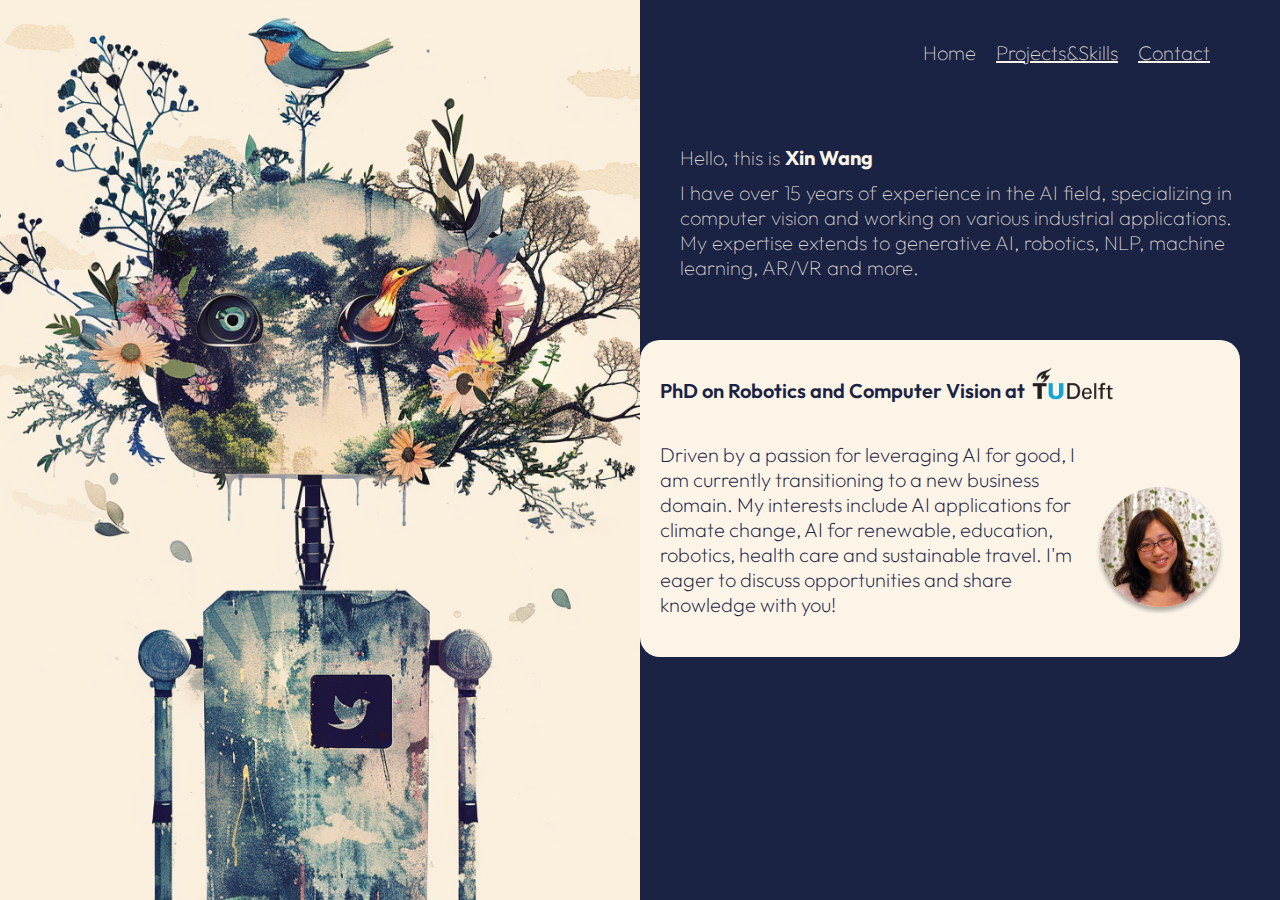
<file: index.html>
﻿<!DOCTYPE html>
<html lang="en">
<head>
    <meta charset="UTF-8">
    <meta name="viewport" content="width=device-width, initial-scale=1.0">
    <title>Responsive Design</title>
    <script src="loader.js" defer></script>
</head>
<body>
    <p>Loading...</p>
</body>
</html>
</file>
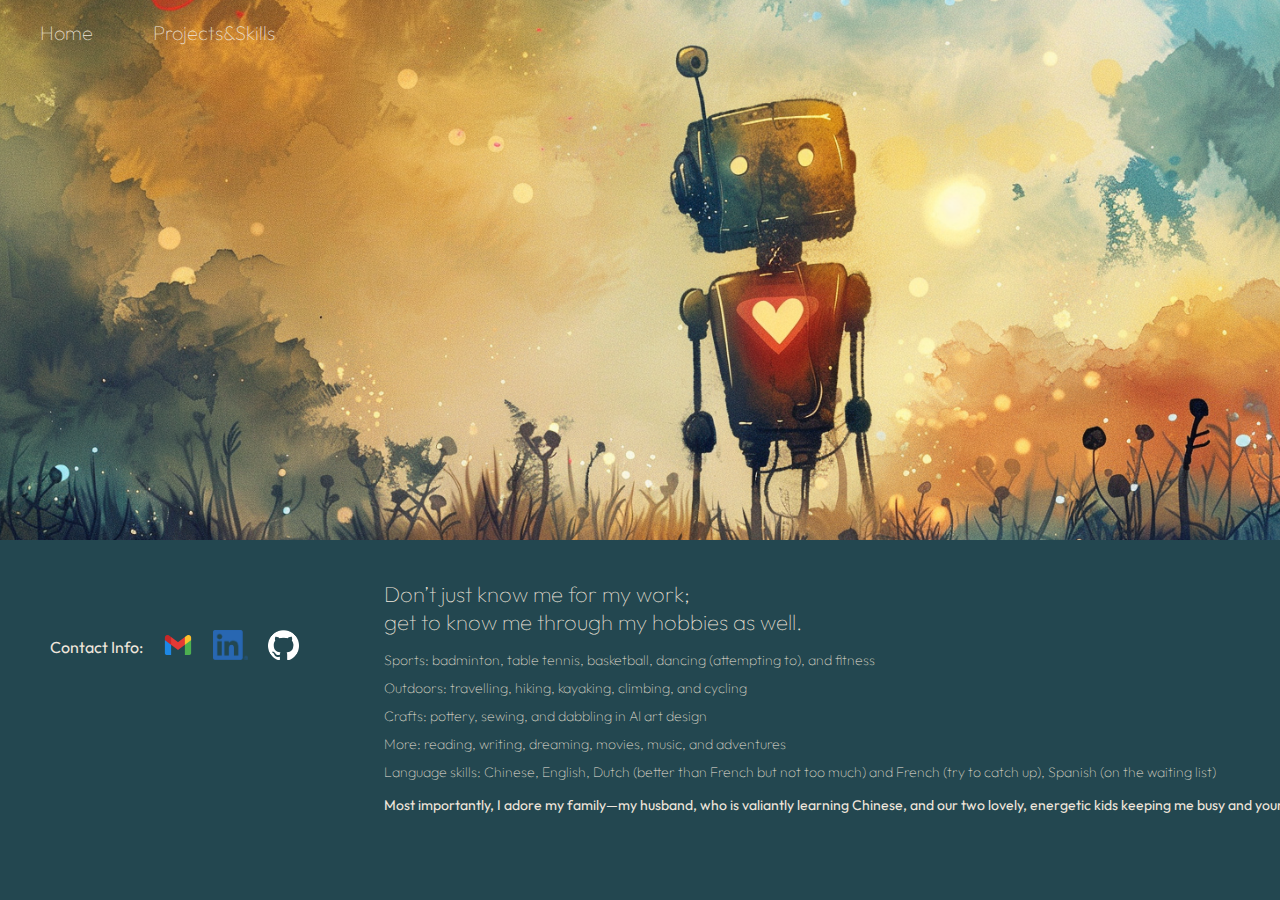
<file: contact-desktop.html>
﻿<!DOCTYPE html>
<html lang="en">
<head>
    <meta charset="UTF-8">
    <meta name="viewport" content="width=device-width, initial-scale=1.0">
    <title>Responsive Webpage</title>
    <link rel="stylesheet" href="css/contact-desktop.css">
</head>
<body>
    <div class="container">
        <header>
            <nav>
                <a href="index-desktop.html" class="nav-item">Home</a>
                <a href="projects-desktop.html" class="nav-item">Projects&Skills</a>
            </nav>
        </header>
        <main>
            <div class="top">
                <div class="image-container">
                    <img src="assets/images/robot_contact.png" alt="Robot with Heart">
                </div>
                <div class="contact-info">
                    <p>Contact Info:</p>
                    <a href="mailto:wangxin0913@gmail.com">
                        <img src="assets/images/gmail.png" alt="Email">
                    </a>
                    <a href="https://www.linkedin.com/in/xin-wang-77a53419/" target="_blank">
                        <img src="assets/images/linkedin.png" alt="LinkedIn">
                    </a>
                    <a href="https://github.com/xinpiel" target="_blank">
                        <img src="assets/images/github.png" alt="GitHub">
                    </a>
                </div>
            </div>
            <div class="bottom">
                <div class="hobbies">
                    <p class="intro">Don’t just know me for my work; <br>get to know me through my hobbies as well.</p>
                    <ul>
                        <li>Sports: badminton, table tennis, basketball, dancing (attempting to), and fitness</li>
                        <li>Outdoors: travelling, hiking, kayaking, climbing, and cycling</li>
                        <li>Crafts: pottery, sewing, and dabbling in AI art design</li>
                        <li>More: reading, writing, dreaming, movies, music, and adventures</li>
                        <li>Language skills: Chinese, English, Dutch (better than French but not too much) and French (try to catch up), Spanish (on the waiting list)</li>
                    </ul>
                    <p>Most importantly, I adore my family—my husband, who is valiantly learning Chinese, and our two lovely, energetic kids keeping me busy and young.</p>
                </div>
            </div>
        </main>
    </div>
</body>
</html>
</file>
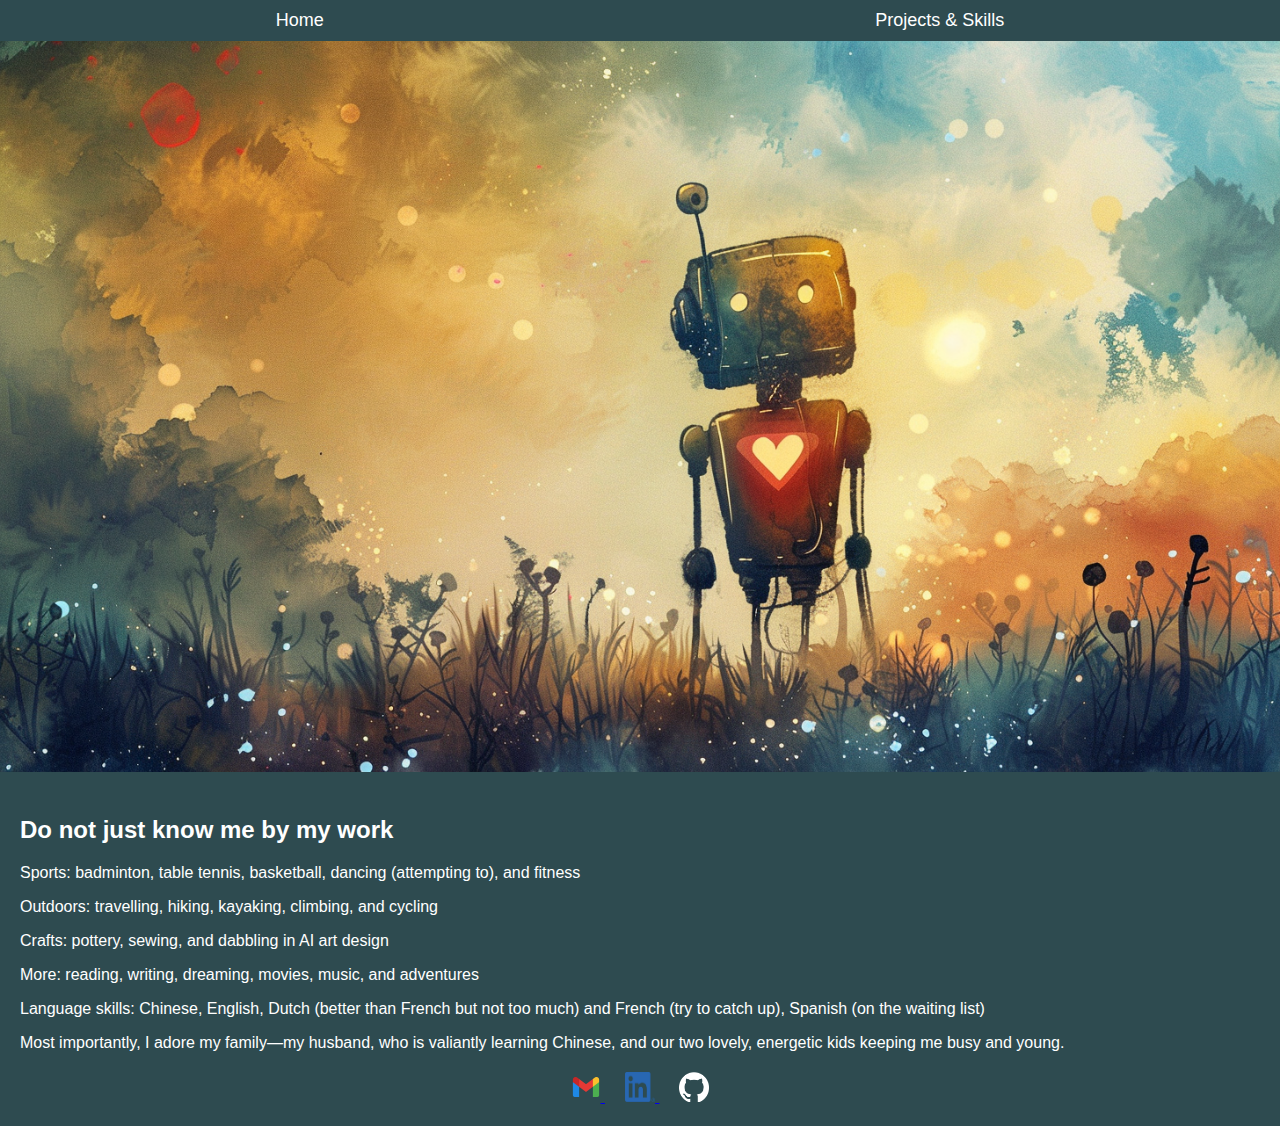
<file: contact-mobile.html>
<!DOCTYPE html>
<html lang="en">
<head>
    <meta charset="UTF-8">
    <meta name="viewport" content="width=device-width, initial-scale=1.0">
    <title>Responsive Mobile Design</title>
    <link rel="stylesheet" href="css/contact-mobile.css">
</head>
<body>
    <nav>
        <ul>
            <li><a href="index-mobile.html" class="nav-item">Home</a></li>
            <li><a href="projects-mobile.html" class="nav-item">Projects & Skills</a></li>
        </ul>
    </nav>
    <div class="hero">
        <img src="assets/images/robot_contact.png" alt="Robot with Heart">
    </div>
    <div class="content">
        <h2>Do not just know me by my work</h2>
        <p>Sports: badminton, table tennis, basketball, dancing (attempting to), and fitness</p>
        <p>Outdoors: travelling, hiking, kayaking, climbing, and cycling</p>
        <p>Crafts: pottery, sewing, and dabbling in AI art design</p>
        <p>More: reading, writing, dreaming, movies, music, and adventures</p>
        <p>Language skills: Chinese, English, Dutch (better than French but not too much) and French (try to catch up), Spanish (on the waiting list)</p>
        <p>Most importantly, I adore my family—my husband, who is valiantly learning Chinese, and our two lovely, energetic kids keeping me busy and young.</p>
        <div class="social-media">
            <a href="mailto:wangxin0913@gmail.com">
                <img src="assets/images/gmail.png" alt="Email">
            </a>
            <a href="https://www.linkedin.com/in/xin-wang-77a53419/" target="_blank">
                <img src="assets/images/linkedin.png" alt="LinkedIn">
            </a>
            <a href="https://github.com/xinpiel" target="_blank">
                <img src="assets/images/github.png" alt="GitHub">
            </a>
        </div>
    </div>
</body>
</html>
</file>
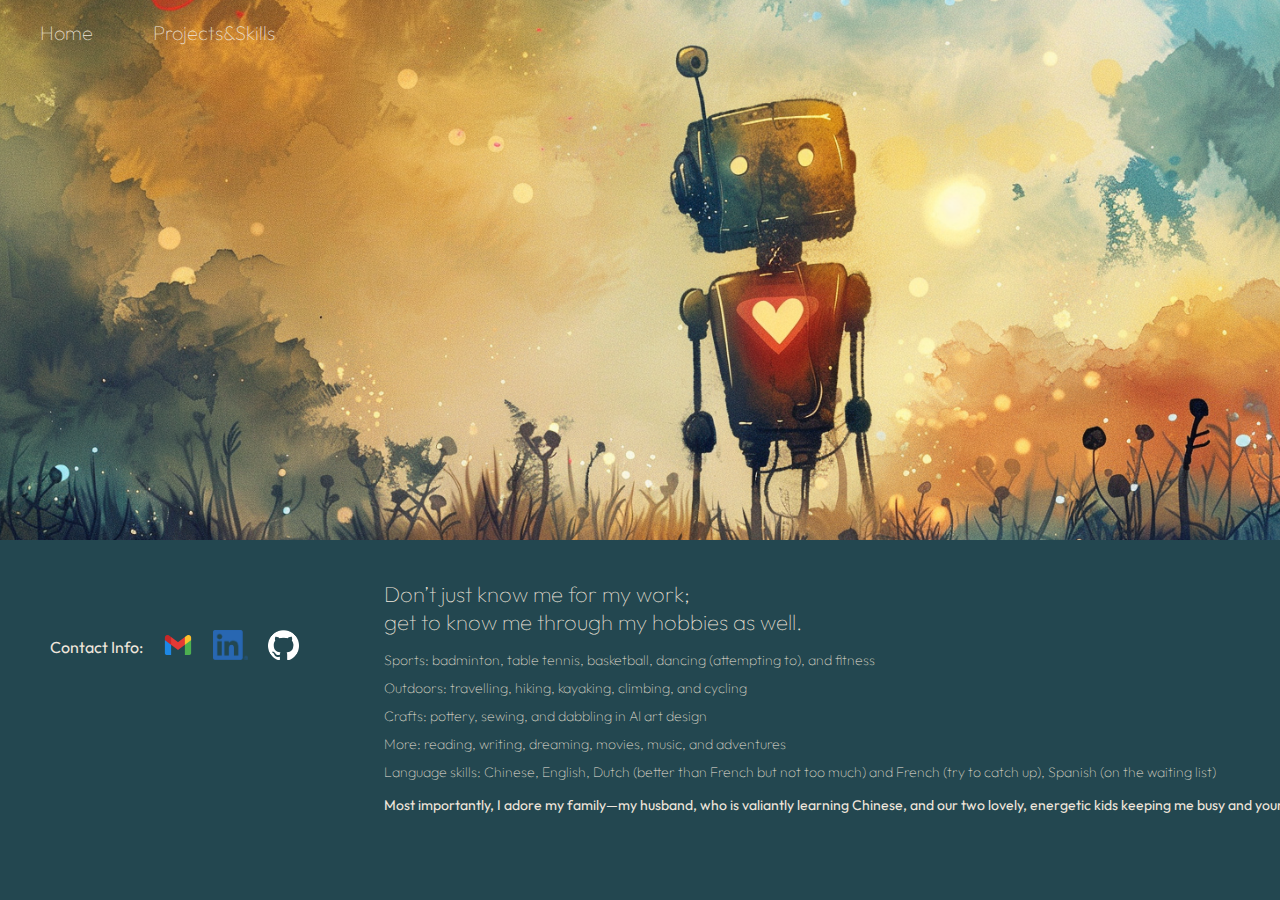
<file: contact.html>
﻿<!DOCTYPE html>
<html lang="en">
<head>
    <meta charset="UTF-8">
    <meta name="viewport" content="width=device-width, initial-scale=1.0">
    <title>Responsive Webpage</title>
    <link rel="stylesheet" href="css/contact.css">
</head>
<body>
    <div class="container">
        <header>
            <nav>
                <a href="index.html" class="nav-item">Home</a>
                <a href="projects.html" class="nav-item">Projects&Skills</a>
            </nav>
        </header>
        <main>
            <div class="top">
                <div class="image-container">
                    <img src="assets/images/robot_contact.png" alt="Robot with Heart">
                </div>
                <div class="contact-info">
                    <p>Contact Info:</p>
                    <a href="mailto:wangxin0913@gmail.com">
                        <img src="assets/images/gmail.png" alt="Email">
                    </a>
                    <a href="https://www.linkedin.com/in/xin-wang-77a53419/" target="_blank">
                        <img src="assets/images/linkedin.png" alt="LinkedIn">
                    </a>
                    <a href="https://github.com/xinpiel" target="_blank">
                        <img src="assets/images/github.png" alt="GitHub">
                    </a>
                </div>
            </div>
            <div class="bottom">
                <div class="hobbies">
                    <p class="intro">Don’t just know me for my work; <br>get to know me through my hobbies as well.</p>
                    <ul>
                        <li>Sports: badminton, table tennis, basketball, dancing (attempting to), and fitness</li>
                        <li>Outdoors: travelling, hiking, kayaking, climbing, and cycling</li>
                        <li>Crafts: pottery, sewing, and dabbling in AI art design</li>
                        <li>More: reading, writing, dreaming, movies, music, and adventures</li>
                        <li>Language skills: Chinese, English, Dutch (better than French but not too much) and French (try to catch up), Spanish (on the waiting list)</li>
                    </ul>
                    <p>Most importantly, I adore my family—my husband, who is valiantly learning Chinese, and our two lovely, energetic kids keeping me busy and young.</p>
                </div>
            </div>
        </main>
    </div>
</body>
</html>
</file>
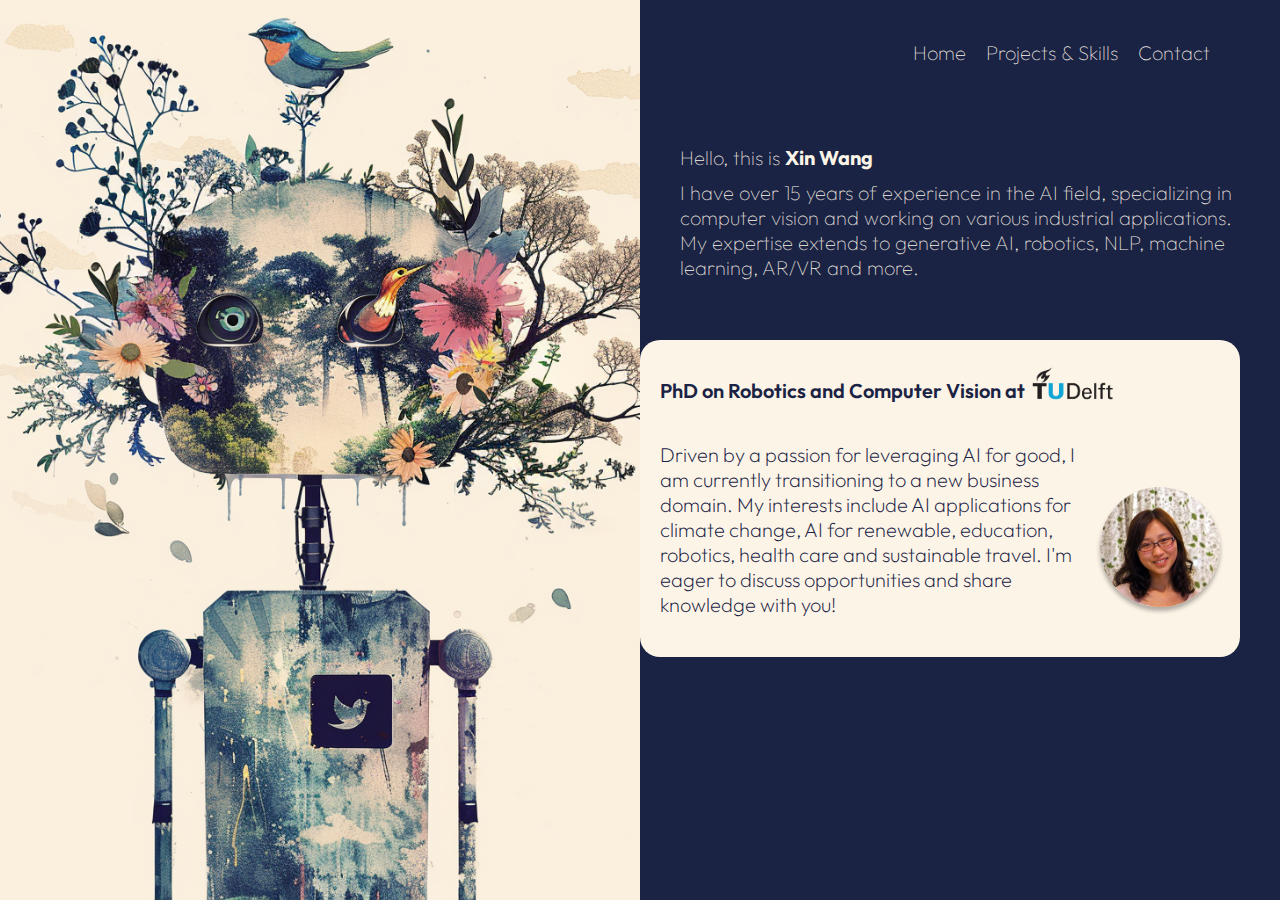
<file: home.html>
﻿<!DOCTYPE html>
<html lang="en">
<head>
    <meta charset="UTF-8">
    <meta name="viewport" content="width=device-width, initial-scale=1.0">
    <title>Home - Xin Wang</title>
    <link rel="stylesheet" href="css/home.css">
    <link href="https://fonts.googleapis.com/css2?family=Outfit:wght@200;400;600&display=swap" rel="stylesheet"> <!-- Google Fonts link -->
</head>
<body>
    <div class="container">
        <div class="background"></div>
        <div class="content">
            <div class="nav-links">
                <div class="nav-item">Home</div>
                <div class="nav-item" onclick="navigateTo('projects.html')">Projects & Skills</div>
                <div class="nav-item" onclick="navigateTo('contact.html')">Contact</div>
            </div>
            <div class="intro-text">
                <span class="intro-line">Hello, this is <span class="intro-name">Xin Wang</span></span>
                <div class="intro-description">
                    I have over 15 years of experience in the AI field, specializing in computer vision and working on various industrial applications. My expertise extends to generative AI, robotics, NLP, machine learning, AR/VR and more.
                </div>
            </div>
            <div class="content-box">
                <div class="phd-info">
                    PhD on Robotics and Computer Vision at
                    <img class="logo-image" src="assets/images/logo.png" alt="Logo">
                </div>
                <div class="additional-info">
                    <div class="additional-description">
                        Driven by a passion for leveraging AI for good, I am currently transitioning to a new business domain. My interests include AI applications for climate change, AI for renewable, education, robotics, health care and sustainable travel. I'm eager to discuss opportunities and share knowledge with you!
                    </div>
                    <img class="profile-image" src="assets/images/profile.jpeg" alt="Profile">
                </div>
            </div>
        </div>
    </div>
    <script>function navigateTo(url) {
            window.location.href = url;
        }</script>
</body>
</html>
</file>
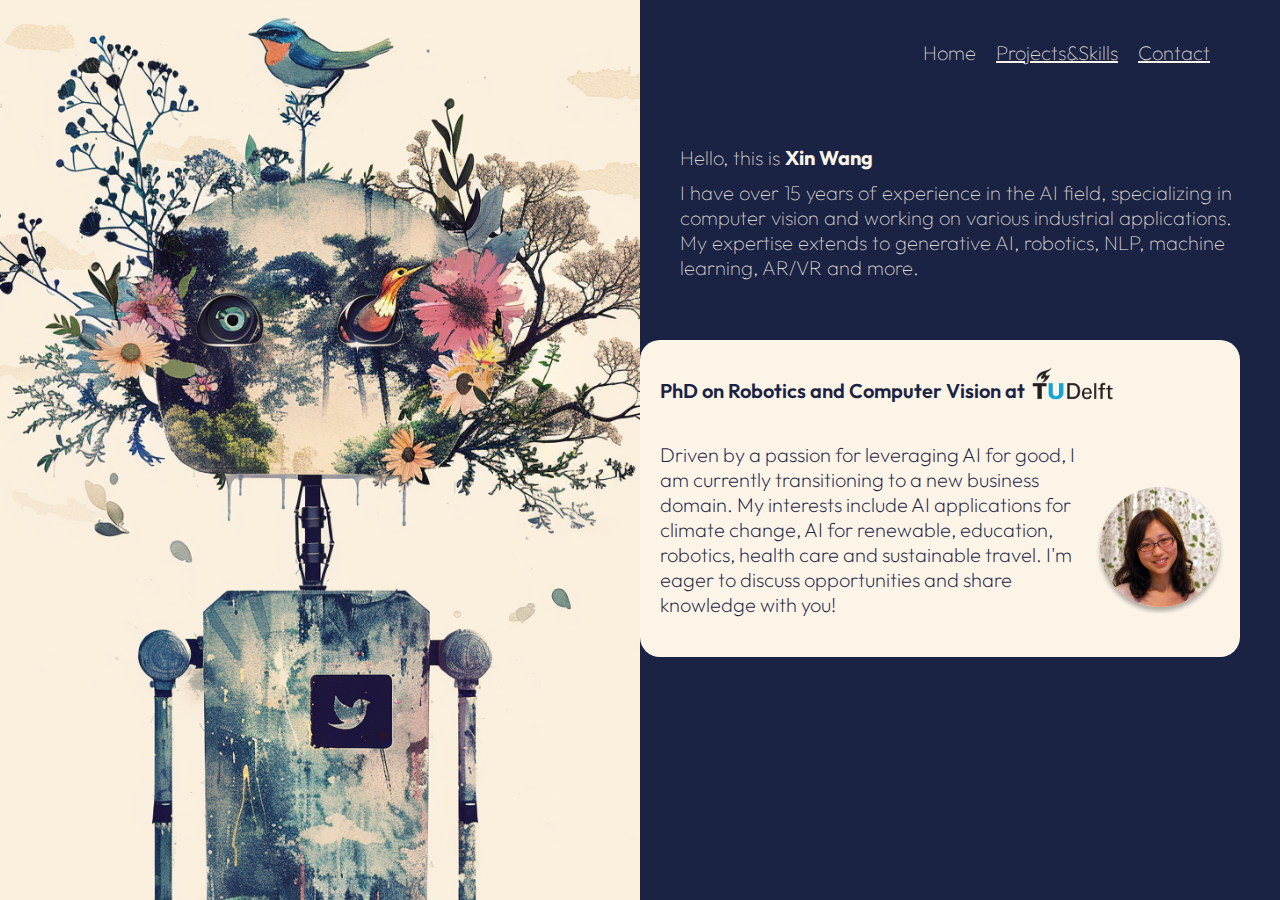
<file: index-desktop.html>
﻿<!DOCTYPE html>
<html lang="en">
<head>
    <meta charset="UTF-8">
    <meta name="viewport" content="width=device-width, initial-scale=1.0">
    <title>Home - Xin Wang</title>
    <link rel="stylesheet" href="css/home-desktop.css">
    <link href="https://fonts.googleapis.com/css2?family=Outfit:wght@200;400;600&display=swap" rel="stylesheet"> <!-- Google Fonts link -->
</head>
<body>
    <div class="container">
        <div class="background"></div>
        <div class="content">
            <div class="nav-links">
                <div class="nav-item">Home</div>
                <a href="projects-desktop.html" class="nav-item">Projects&Skills</a>
                <a href="contact-desktop.html" class="nav-item">Contact</a>
            </div>
            <div class="intro-text">
                <span class="intro-line">Hello, this is <span class="intro-name">Xin Wang</span></span>
                <div class="intro-description">
                    I have over 15 years of experience in the AI field, specializing in computer vision and working on various industrial applications. My expertise extends to generative AI, robotics, NLP, machine learning, AR/VR and more.
                </div>
            </div>
            <div class="content-box">
                <div class="phd-info">
                    PhD on Robotics and Computer Vision at
                    <img class="logo-image" src="assets/images/logo.png" alt="Logo">
                </div>
                <div class="additional-info">
                    <div class="additional-description">
                        Driven by a passion for leveraging AI for good, I am currently transitioning to a new business domain. My interests include AI applications for climate change, AI for renewable, education, robotics, health care and sustainable travel. I'm eager to discuss opportunities and share knowledge with you!
                    </div>
                    <img class="profile-image" src="assets/images/profile.jpeg" alt="Profile">
                </div>
            </div>
        </div>
    </div>
</body>
</html>
</file>
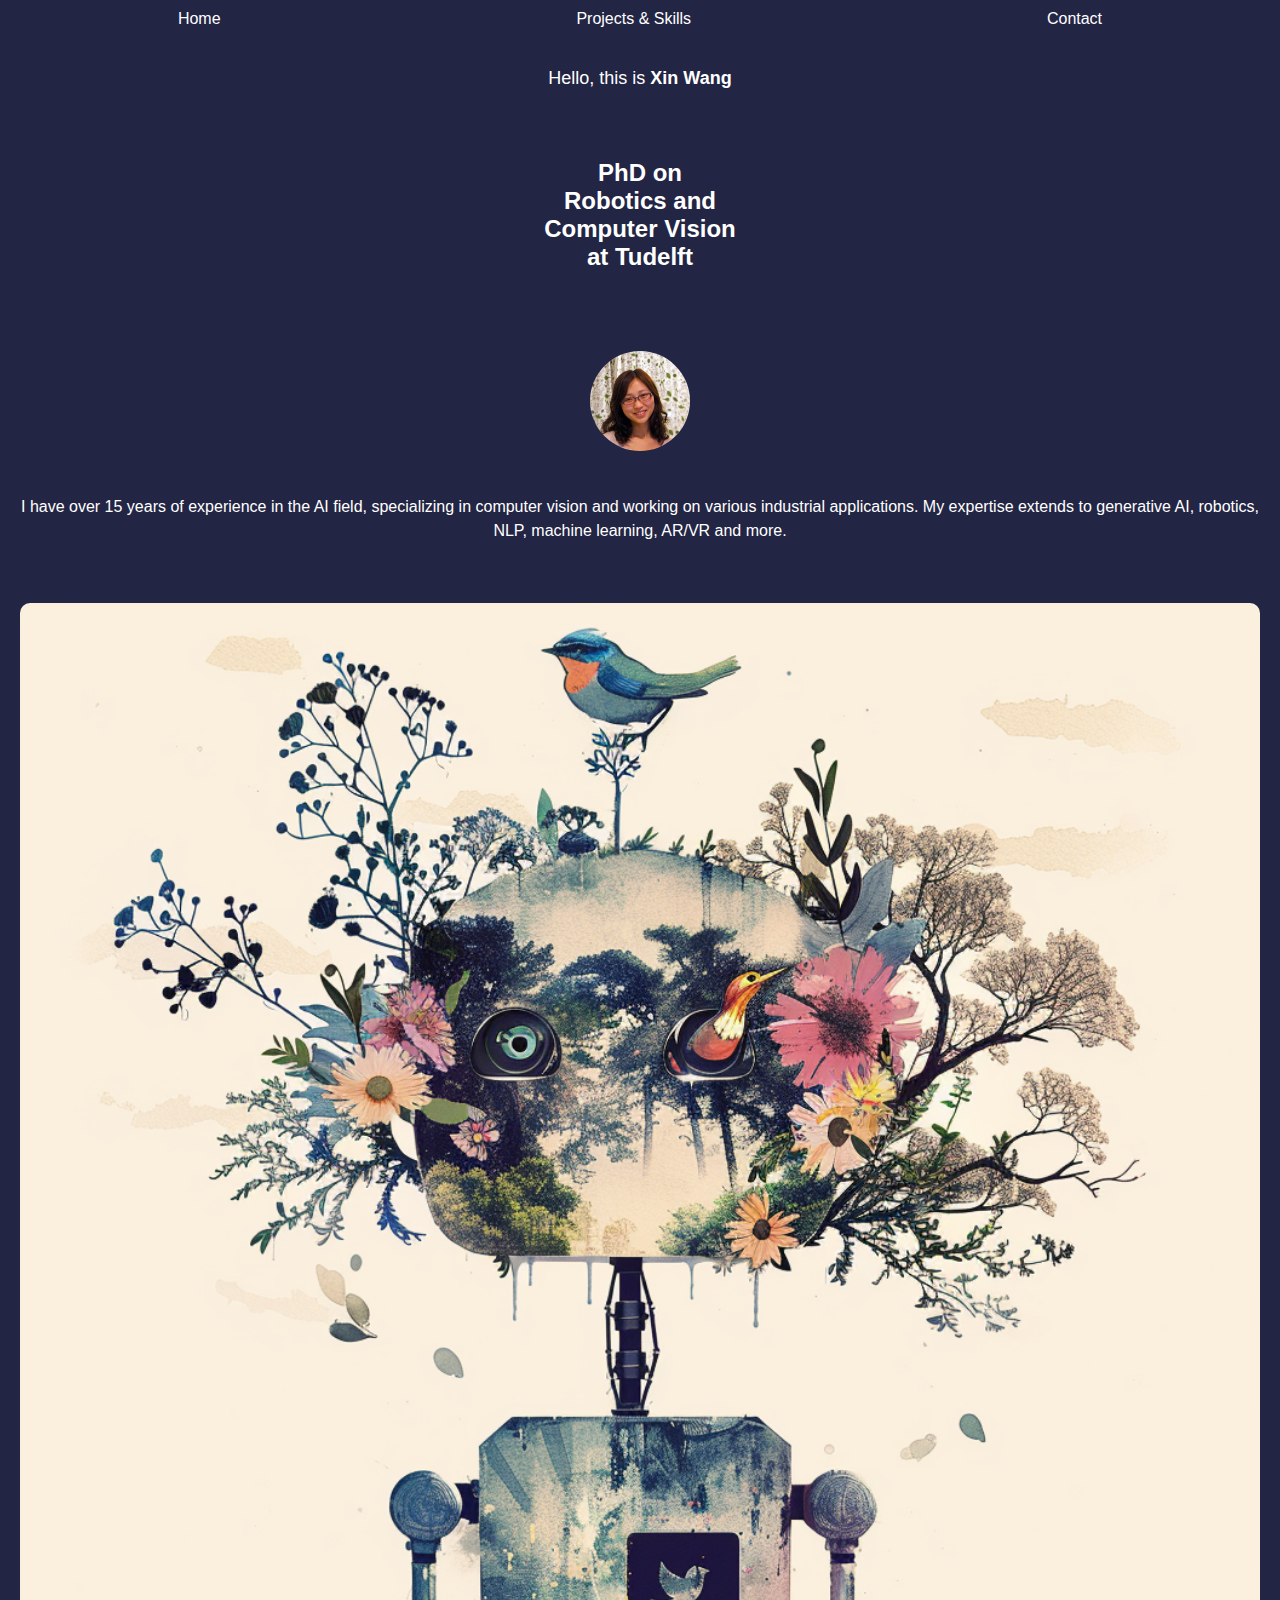
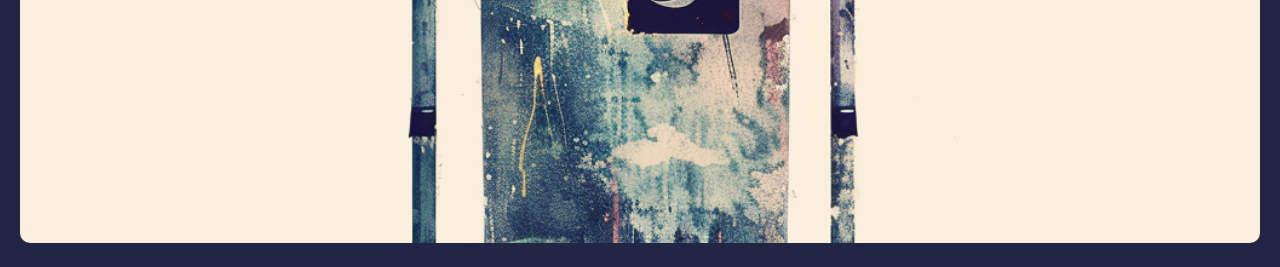
<file: index-mobile.html>
<!DOCTYPE html>
<html lang="en">
<head>
    <meta charset="UTF-8">
    <meta name="viewport" content="width=device-width, initial-scale=1.0">
    <title>Responsive Mobile Design</title>
    <link rel="stylesheet" href="css/home-mobile.css">
</head>
<body>
    <nav>
        <ul>
            <div class="nav-item">Home</div>
            <div class="nav-item" onclick="navigateTo('projects-mobile.html')">Projects & Skills</div>
            <div class="nav-item" onclick="navigateTo('contact-mobile.html')">Contact</div>
        </ul>
    </nav>
    <div class="intro">
        <p>Hello, this is <strong>Xin Wang</strong></p>
    </div>
    <div class="title">
        <h1>PhD on <br>Robotics and<br>Computer Vision<br>at Tudelft</h1>
    </div>
    <div class="bio">
        <img src="assets/images/profile.jpeg" alt="Xin Wang">
        <p>
            I have over 15 years of experience in the AI field, specializing in computer vision and working on various industrial applications. My expertise extends to generative AI, robotics, NLP, machine learning, AR/VR and more.
        </p>
    </div>
    <div class="art">
        <img src="assets/images/home_robot.png" alt="Artwork">
    </div>
    <script>
    function navigateTo(url) {
            window.location.href = url;
        }</script>
</body>
</html>
</file>
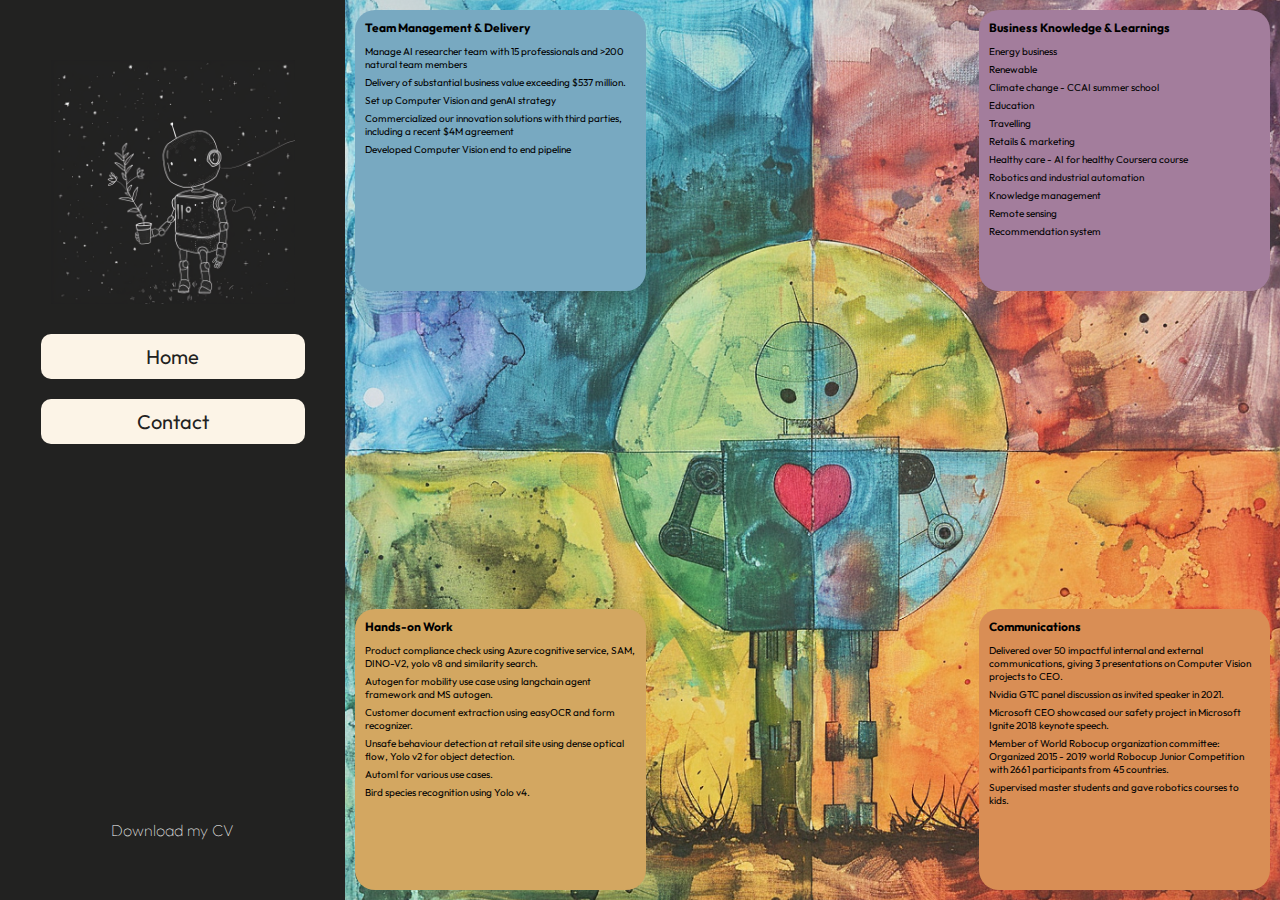
<file: projects-desktop.html>
﻿<!DOCTYPE html>
<html lang="en">
<head>
    <meta charset="UTF-8">
    <meta name="viewport" content="width=device-width, initial-scale=1.0">
    <title>Projects & Skills</title>
    <link rel="stylesheet" href="css/projects-desktop.css">
</head>
<body>
    <div class="container">
        <div class="sidebar">
            <img src="assets/images/robotandplant.png" alt="Robot">
            <a href="index-desktop.html" class="nav-item">Home</a>
            <a href="contact-desktop.html" class="nav-item">Contact</a>
            <a href="XinWang_CV2024.pdf" class="download-cv">Download my CV</a>
        </div>
        <div class="content">
            <div class="section blue">
                <h2>Team Management & Delivery</h2>
                <ul>
                    <li>Manage AI researcher team with 15 professionals and >200 natural team members</li>
                    <li>Delivery of substantial business value exceeding $537 million.</li>
                    <li>Set up Computer Vision and genAI strategy</li>
                    <li>Commercialized our innovation solutions with third parties, including a recent $4M agreement</li>
                    <li>Developed Computer Vision end to end pipeline</li>
                </ul>
            </div>
            <div class="section purple">
                <h2>Business Knowledge & Learnings</h2>
                <ul>
                    <li>Energy business</li>
                    <li>Renewable</li>
                    <li>Climate change - CCAI summer school</li>
                    <li>Education</li>
                    <li>Travelling</li>
                    <li>Retails & marketing</li>
                    <li>Healthy care - AI for healthy Coursera course</li>
                    <li>Robotics and industrial automation</li>
                    <li>Knowledge management</li>
                    <li>Remote sensing</li>
                    <li>Recommendation system</li>
                </ul>
            </div>
            <div class="section yellow">
                <h2>Hands-on Work</h2>
                <ul>
                    <li>Product compliance check using Azure cognitive service, SAM, DINO-V2, yolo v8 and similarity search.</li>
                    <li>Autogen for mobility use case using langchain agent framework and MS autogen.</li>
                    <li>Customer document extraction using easyOCR and form recognizer.</li>
                    <li>Unsafe behaviour detection at retail site using dense optical flow, Yolo v2 for object detection.</li>
                    <li>Automl for various use cases.</li>
                    <li>Bird species recognition using Yolo v4.</li>
                </ul>
            </div>
            <div class="section orange">
                <h2>Communications</h2>
                <ul>
                    <li>Delivered over 50 impactful internal and external communications, giving 3 presentations on Computer Vision projects to CEO.</li>
                    <li>Nvidia GTC panel discussion as invited speaker in 2021.</li>
                    <li>Microsoft CEO showcased our safety project in Microsoft Ignite 2018 keynote speech.</li>
                    <li>Member of World Robocup organization committee: Organized 2015 - 2019 world Robocup Junior Competition with 2661 participants from 45 countries.</li>
                    <li>Supervised master students and gave robotics courses to kids.</li>
                </ul>
            </div>
        </div>
    </div>
</body>
</html>
</file>
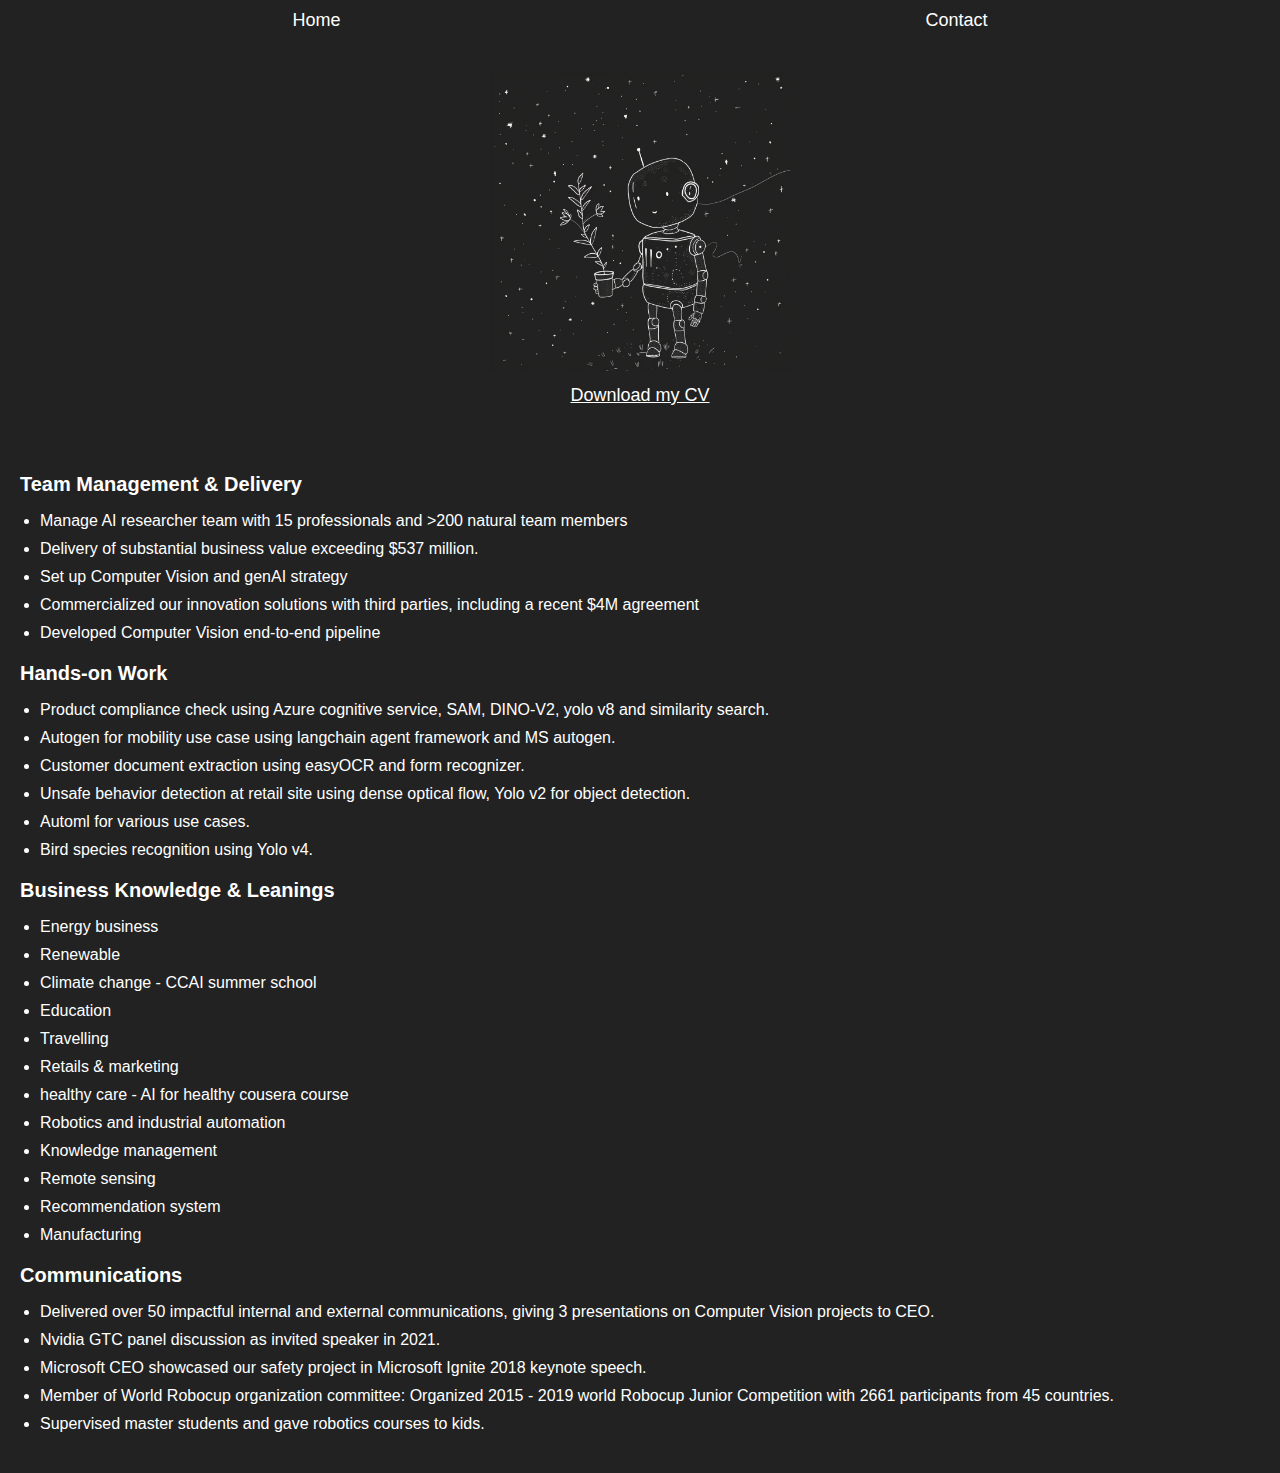
<file: projects-mobile.html>
<!DOCTYPE html>
<html lang="en">
<head>
    <meta charset="UTF-8">
    <meta name="viewport" content="width=device-width, initial-scale=1.0">
    <title>Responsive Mobile Design</title>
    <link rel="stylesheet" href="css/projects-mobile.css">
</head>
<body>
    <nav>
        <ul>
            <li><a href="index-mobile.html" class="nav-item">Home</a></li>
            <li><a href="contact-mobile.html" class="nav-item">Contact</a></li>
        </ul>
    </nav>
    <div class="hero">
        <img src="assets/images/robotandplant.png" alt="Robot">
        <a href="XinWang_CV2024.pdf" class="download-cv">Download my CV</a>
    </div>
    <div class="content">
        <section>
            <h2>Team Management & Delivery</h2>
            <ul>
                <li>Manage AI researcher team with 15 professionals and >200 natural team members</li>
                <li>Delivery of substantial business value exceeding $537 million.</li>
                <li>Set up Computer Vision and genAI strategy</li>
                <li>Commercialized our innovation solutions with third parties, including a recent $4M agreement</li>
                <li>Developed Computer Vision end-to-end pipeline</li>
            </ul>
        </section>
        <section>
            <h2>Hands-on Work</h2>
            <ul>
                <li>Product compliance check using Azure cognitive service, SAM, DINO-V2, yolo v8 and similarity search.</li>
                <li>Autogen for mobility use case using langchain agent framework and MS autogen.</li>
                <li>Customer document extraction using easyOCR and form recognizer.</li>
                <li>Unsafe behavior detection at retail site using dense optical flow, Yolo v2 for object detection.</li>
                <li>Automl for various use cases.</li>
                <li>Bird species recognition using Yolo v4.</li>
            </ul>
        </section>
        <section>
            <h2>Business Knowledge & Leanings</h2>
            <ul>
                <li>Energy business</li>
                <li>Renewable</li>
                <li>Climate change - CCAI summer school</li>
                <li>Education</li>
                <li>Travelling</li>
                <li>Retails & marketing</li>
                <li>healthy care - AI for healthy cousera course</li>
                <li>Robotics and industrial automation</li>
                <li>Knowledge management</li>
                <li>Remote sensing</li>
                <li>Recommendation system</li>
                <li>Manufacturing</li>
            </ul>
        </section>
        <section>
            <h2>Communications</h2>
            <ul>
                <li>Delivered over 50 impactful internal and external communications, giving 3 presentations on Computer Vision projects to CEO.</li>
                <li>Nvidia GTC panel discussion as invited speaker in 2021.</li>
                <li>Microsoft CEO showcased our safety project in Microsoft Ignite 2018 keynote speech.</li>
                <li>Member of World Robocup organization committee: Organized 2015 - 2019 world Robocup Junior Competition with 2661 participants from 45 countries.</li>
                <li>Supervised master students and gave robotics courses to kids.</li>
            </ul>
        </section>
    </div>
</body>
</html>
</file>
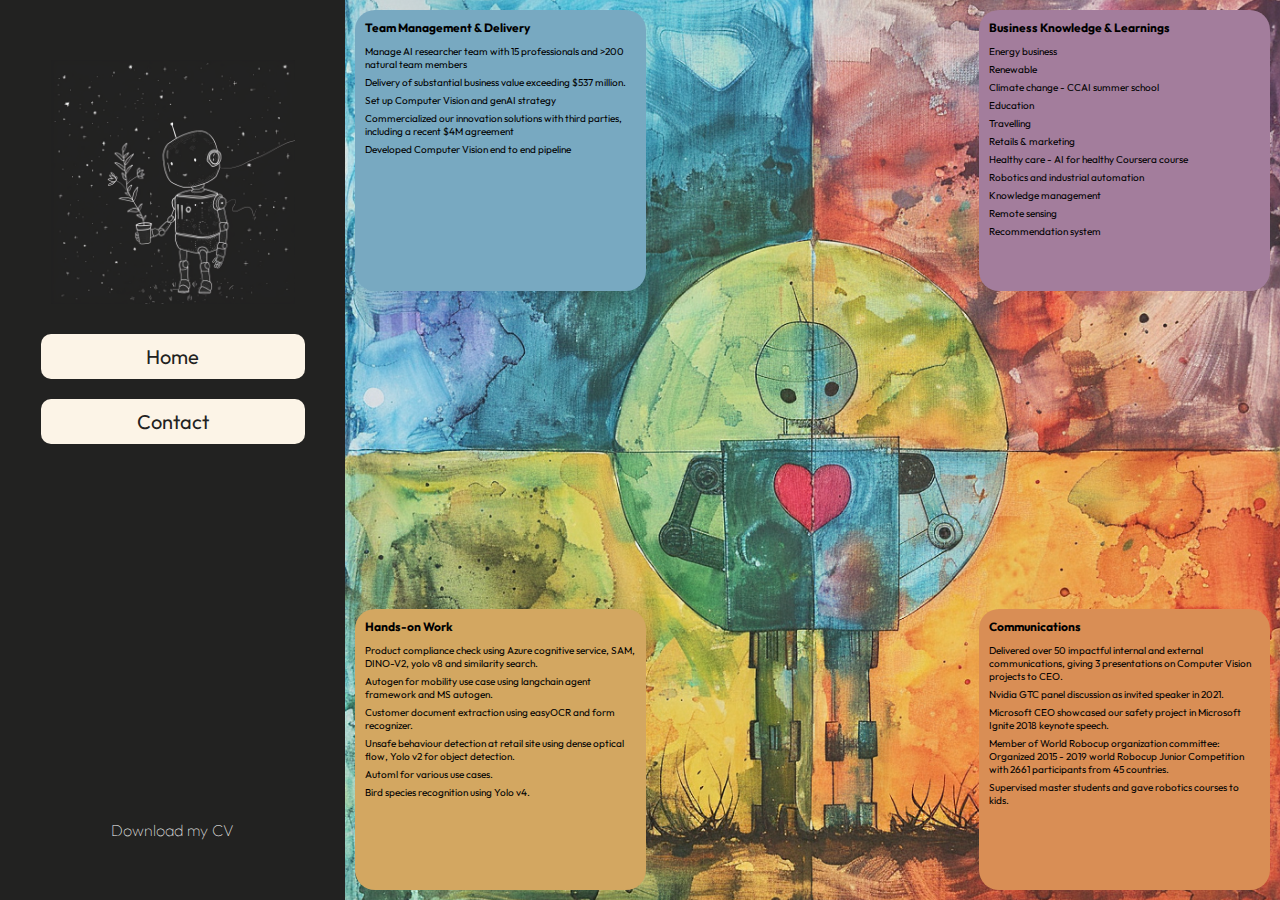
<file: projects.html>
﻿<!DOCTYPE html>
<html lang="en">
<head>
    <meta charset="UTF-8">
    <meta name="viewport" content="width=device-width, initial-scale=1.0">
    <title>Projects & Skills</title>
    <link rel="stylesheet" href="css/projects.css">
</head>
<body>
    <div class="container">
        <div class="sidebar">
            <img src="assets/images/robotandplant.png" alt="Robot">
            <a href="index.html" class="nav-item">Home</a>
            <a href="contact.html" class="nav-item">Contact</a>
            <a href="XinWang_CV2024.pdf" class="download-cv">Download my CV</a>
        </div>
        <div class="content">
            <div class="section blue">
                <h2>Team Management & Delivery</h2>
                <ul>
                    <li>Manage AI researcher team with 15 professionals and >200 natural team members</li>
                    <li>Delivery of substantial business value exceeding $537 million.</li>
                    <li>Set up Computer Vision and genAI strategy</li>
                    <li>Commercialized our innovation solutions with third parties, including a recent $4M agreement</li>
                    <li>Developed Computer Vision end to end pipeline</li>
                </ul>
            </div>
            <div class="section purple">
                <h2>Business Knowledge & Learnings</h2>
                <ul>
                    <li>Energy business</li>
                    <li>Renewable</li>
                    <li>Climate change - CCAI summer school</li>
                    <li>Education</li>
                    <li>Travelling</li>
                    <li>Retails & marketing</li>
                    <li>Healthy care - AI for healthy Coursera course</li>
                    <li>Robotics and industrial automation</li>
                    <li>Knowledge management</li>
                    <li>Remote sensing</li>
                    <li>Recommendation system</li>
                </ul>
            </div>
            <div class="section yellow">
                <h2>Hands-on Work</h2>
                <ul>
                    <li>Product compliance check using Azure cognitive service, SAM, DINO-V2, yolo v8 and similarity search.</li>
                    <li>Autogen for mobility use case using langchain agent framework and MS autogen.</li>
                    <li>Customer document extraction using easyOCR and form recognizer.</li>
                    <li>Unsafe behaviour detection at retail site using dense optical flow, Yolo v2 for object detection.</li>
                    <li>Automl for various use cases.</li>
                    <li>Bird species recognition using Yolo v4.</li>
                </ul>
            </div>
            <div class="section orange">
                <h2>Communications</h2>
                <ul>
                    <li>Delivered over 50 impactful internal and external communications, giving 3 presentations on Computer Vision projects to CEO.</li>
                    <li>Nvidia GTC panel discussion as invited speaker in 2021.</li>
                    <li>Microsoft CEO showcased our safety project in Microsoft Ignite 2018 keynote speech.</li>
                    <li>Member of World Robocup organization committee: Organized 2015 - 2019 world Robocup Junior Competition with 2661 participants from 45 countries.</li>
                    <li>Supervised master students and gave robotics courses to kids.</li>
                </ul>
            </div>
        </div>
    </div>
</body>
</html>
</file>
<file: css/contact-desktop.css>
﻿@import url('https://fonts.googleapis.com/css2?family=Outfit:wght@200;400;600&display=swap');

* {
    margin: 0;
    padding: 0;
    box-sizing: border-box;
}

body {
    font-family: 'Outfit', sans-serif;
    background-color: rgba(35, 71, 80, 1);
    color: #f0e6dc;
    overflow-x: hidden;
}

.container {
    width: 100%;
}

header {
    width: 100%;
    position: absolute;
    top: 0;
    z-index: 2; /* Ensure the navigation bar is on top of the image */
    display: flex;
    justify-content: flex-start; /* Align navigation to the left */
    background-color: transparent;
    padding: 10px 0;
}

nav {
    display: flex;
    gap: 20px;
    margin-left: 20px; /* Move navigation to the left */
}

.nav-item {
    color: #f0e6dc;
    text-decoration: none;
    padding: 10px 20px;
    font-size: 20px; /* Adjust the font size for navigation items */
    font-weight: lighter;
}

main {
    width: 100%;
}

.top {
    position: relative;
    width: 100%;
    height: 60vh; /* Adjust height to show more of the robot */
}

.image-container {
    width: 100%;
    height: 100%;
    overflow: hidden;
    position: relative;
}

    .image-container img {
        width: 100%;
        height: 100%;
        object-fit: cover; /* Ensures the image covers the container without stretching */
    }

.contact-info {
    display: flex;
    align-items: center;
    gap: 20px;
    margin-left: 50px;
    margin-top: 90px;
}

    .contact-info img {
        height: 30px; /* Set a consistent height for all logos */
        width: auto; /* Maintain the aspect ratio */
    }

.bottom {
    width: 100%;
    padding: 20px;
    display: flex;
    justify-content: center;
    margin-left: 200px; /* Add margin to move the text to the right */
}

.hobbies {
    padding: 20px;
    max-width: 1200px;
    color: #f0e6dc;
}

    .hobbies p,
    .hobbies ul {
        margin: 0 0 15px;
        font-size: 14px;
    }

    .hobbies ul {
        list-style: none;
        padding: 0;
    }

        .hobbies ul li {
            margin-bottom: 10px;
            font-size: 14px; /* Adjust the font size for list items */
            font-weight: lighter;
        }

    .hobbies .intro {
        font-size: 22px; /* Increase the font size for the specified paragraph */
        font-weight: lighter;
    }

@media (max-width: 768px) {
    .bottom {
        margin-left: 0;
    }

    .hobbies {
        width: 90%;
    }

    .contact-info {
        flex-direction: column;
        align-items: flex-start;
    }

        .contact-info img {
            height: 40px; /* Adjust the height for smaller screens */
        }
}
</file>
<file: css/contact-mobile.css>
/* General styles */
body {
    font-family: Arial, sans-serif;
    margin: 0;
    padding: 0;
    background-color: #2e4b50;
    color: #ffffff;
}

nav {
    background-color: #2e4b50;
    padding: 10px 0;
    text-align: center;
}

    nav ul {
        list-style: none;
        padding: 0;
        margin: 0;
        display: flex;
        justify-content: space-around;
    }

    nav a {
        color: #ffffff;
        text-decoration: none;
        font-size: 18px;
    }

.hero {
    text-align: center;
    position: relative;
}

    .hero img {
        width: 100%;
        height: auto;
    }

    .hero .nav-links {
        position: absolute;
        top: 50%;
        width: 100%;
        text-align: center;
        transform: translateY(-50%);
    }

        .hero .nav-links a {
            color: #ffffff;
            text-decoration: none;
            font-size: 24px;
            margin: 0 20px;
        }

.content {
    padding: 20px;
}

h2 {
    font-size: 24px;
    margin-bottom: 20px;
}

p {
    font-size: 16px;
    margin-bottom: 10px;
}

.social-media {
    text-align: center;
    margin-top: 20px;
}

    .social-media a {
        margin: 0 10px;
    }

    .social-media img {
        width: 30px;
        height: 30px;
    }
</file>
<file: css/contact.css>
﻿@import url('https://fonts.googleapis.com/css2?family=Outfit:wght@200;400;600&display=swap');

* {
    margin: 0;
    padding: 0;
    box-sizing: border-box;
}

body {
    font-family: 'Outfit', sans-serif;
    background-color: rgba(35, 71, 80, 1);
    color: #f0e6dc;
    overflow-x: hidden;
}

.container {
    width: 100%;
}

header {
    width: 100%;
    position: absolute;
    top: 0;
    z-index: 2; /* Ensure the navigation bar is on top of the image */
    display: flex;
    justify-content: flex-start; /* Align navigation to the left */
    background-color: transparent;
    padding: 10px 0;
}

nav {
    display: flex;
    gap: 20px;
    margin-left: 20px; /* Move navigation to the left */
}

.nav-item {
    color: #f0e6dc;
    text-decoration: none;
    padding: 10px 20px;
    font-size: 20px; /* Adjust the font size for navigation items */
    font-weight: lighter;
}

main {
    width: 100%;
}

.top {
    position: relative;
    width: 100%;
    height: 60vh; /* Adjust height to show more of the robot */
}

.image-container {
    width: 100%;
    height: 100%;
    overflow: hidden;
    position: relative;
}

    .image-container img {
        width: 100%;
        height: 100%;
        object-fit: cover; /* Ensures the image covers the container without stretching */
    }

.contact-info {
    display: flex;
    align-items: center;
    gap: 20px;
    margin-left: 50px;
    margin-top: 90px;
}

    .contact-info img {
        height: 30px; /* Set a consistent height for all logos */
        width: auto; /* Maintain the aspect ratio */
    }

.bottom {
    width: 100%;
    padding: 20px;
    display: flex;
    justify-content: center;
    margin-left: 200px; /* Add margin to move the text to the right */
}

.hobbies {
    padding: 20px;
    max-width: 1200px;
    color: #f0e6dc;
}

    .hobbies p,
    .hobbies ul {
        margin: 0 0 15px;
        font-size: 14px;
    }

    .hobbies ul {
        list-style: none;
        padding: 0;
    }

        .hobbies ul li {
            margin-bottom: 10px;
            font-size: 14px; /* Adjust the font size for list items */
            font-weight: lighter;
        }

    .hobbies .intro {
        font-size: 22px; /* Increase the font size for the specified paragraph */
        font-weight: lighter;
    }

@media (max-width: 768px) {
    .bottom {
        margin-left: 0;
    }

    .hobbies {
        width: 90%;
    }

    .contact-info {
        flex-direction: column;
        align-items: flex-start;
    }

        .contact-info img {
            height: 40px; /* Adjust the height for smaller screens */
        }
}
</file>
<file: css/home.css>
﻿body {
    margin: 0;
    font-family: 'Outfit', sans-serif;
    overflow-x: hidden; /* Prevent horizontal scroll */
    background: #1A2344; /* Background color */
}

.container {
    width: 100%;
    height: 100vh;
    display: flex;
    position: relative;
}

.background {
    flex: 0 0 50%; /* Ensure background takes up 50% of the container */
    height: 100%;
    background: url('../assets/images/home_robot.png') no-repeat center center;
    background-size: cover; /* Ensure the entire image fits within the container */
    z-index: 1; /* Ensure the background image is behind the content */
}

.content {
    flex: 1; /* Content takes up the remaining space */
    padding: 20px;
    display: flex;
    flex-direction: column;
    justify-content: flex-start;
    position: relative;
    z-index: 2; /* Ensure the content is in front of the background image */
    color: #FCF4E7; /* Navigation bar color */
}

.nav-links {
    display: flex;
    justify-content: flex-end; /* Align items to the right */
    align-items: center;
    margin-top: 20px;
    margin-right: 20px;
    width: calc(100% - 40px); /* Adjust width */
}

.nav-item {
    margin: 0 10px;
    color: #FCF4E7;
    font-size: 20px; /* Original font size */
    font-weight: lighter;
    text-align: center;
    cursor: pointer;
}

.intro-text {
    margin-top: 80px; /* Move text down */
    margin-left: 20px; /* Move text to the right */
    margin-bottom: 20px;
    width: calc(100% - 40px); /* Adjust width */
}

.intro-line {
    font-size: 20px; /* Original font size */
    font-weight: lighter;
}

.intro-name {
    font-size: 20px; /* Original font size */
    font-weight: bold; /* Bold */
}

.intro-description {
    font-size: 20px; /* Original font size */
    margin-top: 10px;
    font-weight: lighter;
}

.content-box {
    background: #FCF4E7;
    border-radius: 20px;
    padding: 20px;
    padding-bottom: 40px; /* Adding extra space at the bottom */
    width: calc(100% - 40px);
    margin-top: 40px; /* Move box down */
    margin-left: -20px; /* Move box to overlap the robot image */
    display: flex;
    flex-direction: column;
    align-items: flex-start;
    justify-content: flex-start;
    position: relative;
}

.phd-info {
    color: #1A2344;
    font-size: 20px; /* Smaller font size to fit logo */
    font-weight: 600;
    margin-bottom: 10px;
    display: flex;
    align-items: center;
}

.logo-image {
    width: 100px; /* Smaller logo size */
    height: auto;
    margin-left: 0px;
}

.additional-info {
    color: #1A2344;
    margin-top: 10px;
    display: flex;
    justify-content: space-between;
    align-items: center;
    width: 100%;
}

.additional-description {
    font-size: 20px; /* Original font size */
    font-weight: 200;
    margin-right: 20px;
}

.profile-image {
    width: 120px; /* Original profile image size */
    height: 120px;
    margin: 10px 0;
    display: block;
    box-shadow: 0px 4px 4px rgba(0, 0, 0, 0.30);
    border-radius: 50%;
    align-self: flex-end;
}

/* Responsive Design */
@media (max-width: 768px) {
    .nav-links {
        flex-direction: column;
    }

    .nav-item {
        width: 100%;
        margin: 5px 0;
    }

    .background {
        flex: 0 0 100%;
        height: auto;
        background-size: contain;
    }

    .content {
        margin-left: 0;
        width: 100%;
    }

    .intro-text,
    .content-box {
        width: 95%;
    }

    .intro-line,
    .intro-name,
    .intro-description,
    .phd-info,
    .additional-description {
        font-size: 16px;
    }

    .profile-image {
        width: 100px;
        height: 100px;
    }

    .logo-image {
        width: 40px;
    }
}
</file>
<file: css/home-desktop.css>
﻿body {
    margin: 0;
    font-family: 'Outfit', sans-serif;
    overflow-x: hidden; /* Prevent horizontal scroll */
    background: #1A2344; /* Background color */
}

.container {
    width: 100%;
    height: 100vh;
    display: flex;
    position: relative;
}

.background {
    flex: 0 0 50%; /* Ensure background takes up 50% of the container */
    height: 100%;
    background: url('../assets/images/home_robot.png') no-repeat center center;
    background-size: cover; /* Ensure the entire image fits within the container */
    z-index: 1; /* Ensure the background image is behind the content */
}

.content {
    flex: 1; /* Content takes up the remaining space */
    padding: 20px;
    display: flex;
    flex-direction: column;
    justify-content: flex-start;
    position: relative;
    z-index: 2; /* Ensure the content is in front of the background image */
    color: #FCF4E7; /* Navigation bar color */
}

.nav-links {
    display: flex;
    justify-content: flex-end; /* Align items to the right */
    align-items: center;
    margin-top: 20px;
    margin-right: 20px;
    width: calc(100% - 40px); /* Adjust width */
}

.nav-item {
    margin: 0 10px;
    color: #FCF4E7;
    font-size: 20px; /* Original font size */
    font-weight: lighter;
    text-align: center;
    cursor: pointer;
}

.intro-text {
    margin-top: 80px; /* Move text down */
    margin-left: 20px; /* Move text to the right */
    margin-bottom: 20px;
    width: calc(100% - 40px); /* Adjust width */
}

.intro-line {
    font-size: 20px; /* Original font size */
    font-weight: lighter;
}

.intro-name {
    font-size: 20px; /* Original font size */
    font-weight: bold; /* Bold */
}

.intro-description {
    font-size: 20px; /* Original font size */
    margin-top: 10px;
    font-weight: lighter;
}

.content-box {
    background: #FCF4E7;
    border-radius: 20px;
    padding: 20px;
    padding-bottom: 40px; /* Adding extra space at the bottom */
    width: calc(100% - 40px);
    margin-top: 40px; /* Move box down */
    margin-left: -20px; /* Move box to overlap the robot image */
    display: flex;
    flex-direction: column;
    align-items: flex-start;
    justify-content: flex-start;
    position: relative;
}

.phd-info {
    color: #1A2344;
    font-size: 20px; /* Smaller font size to fit logo */
    font-weight: 600;
    margin-bottom: 10px;
    display: flex;
    align-items: center;
}

.logo-image {
    width: 100px; /* Smaller logo size */
    height: auto;
    margin-left: 0px;
}

.additional-info {
    color: #1A2344;
    margin-top: 10px;
    display: flex;
    justify-content: space-between;
    align-items: center;
    width: 100%;
}

.additional-description {
    font-size: 20px; /* Original font size */
    font-weight: 200;
    margin-right: 20px;
}

.profile-image {
    width: 120px; /* Original profile image size */
    height: 120px;
    margin: 10px 0;
    display: block;
    box-shadow: 0px 4px 4px rgba(0, 0, 0, 0.30);
    border-radius: 50%;
    align-self: flex-end;
}

/* Responsive Design */
@media (max-width: 768px) {
    .nav-links {
        flex-direction: column;
    }

    .nav-item {
        width: 100%;
        margin: 5px 0;
    }

    .background {
        flex: 0 0 100%;
        height: auto;
        background-size: contain;
    }

    .content {
        margin-left: 0;
        width: 100%;
    }

    .intro-text,
    .content-box {
        width: 95%;
    }

    .intro-line,
    .intro-name,
    .intro-description,
    .phd-info,
    .additional-description {
        font-size: 16px;
    }

    .profile-image {
        width: 100px;
        height: 100px;
    }

    .logo-image {
        width: 40px;
    }
}
</file>
<file: css/home-mobile.css>
/* General styles */
body {
    font-family: 'Arial', sans-serif;
    margin: 0;
    padding: 0;
    background-color: #232544;
    color: #ffffff;
}

nav {
    background-color: #232544;
    padding: 10px 0;
}

    nav ul {
        list-style: none;
        padding: 0;
        display: flex;
        justify-content: space-around;
        margin: 0;
    }

    nav a {
        color: #ffffff;
        text-decoration: none;
        font-size: 24px;
    }

.intro, .title, .bio, .art {
    padding: 20px;
    text-align: center;
}

    .intro p {
        font-size: 18px;
        margin: 10px 0;
    }

    .intro strong {
        font-weight: bold;
    }

    .title h1 {
        font-size: 24px;
        margin: 20px 0;
    }

    .bio img {
        width: 100px;
        height: 100px;
        border-radius: 50%;
        margin: 20px 0;
    }

    .bio p {
        font-size: 16px;
        line-height: 1.5;
        margin: 20px 0;
    }

    .art img {
        width: 100%;
        border-radius: 10px;
    }
</file>
<file: css/projects-desktop.css>
﻿@import url('https://fonts.googleapis.com/css2?family=Outfit:wght@200;400;600&display=swap');

body {
    margin: 0;
    font-family: 'Outfit', sans-serif;
    display: flex;
    height: 100vh;
}

.container {
    display: flex;
    width: 100%;
}

.sidebar {
    background-color: rgba(34, 34, 33, 1);
    color: white;
    width: 25%;
    display: flex;
    flex-direction: column;
    align-items: center;
    padding: 20px;
}

    .sidebar img {
        width: 80%;
        margin-top: 40px;
        margin-bottom: 20px;
    }

.nav-item {
    background-color: #FCF4E7;
    color: rgba(34, 34, 33, 1);
    text-align: center;
    padding: 10px;
    margin: 10px 0;
    border-radius: 10px;
    text-decoration: none;
    width: 80%;
    font-size: 20px;
}

.download-cv {
    margin-top: auto;
    color: white;
    text-decoration: none;
    margin-bottom: 40px;
    font-weight: lighter;
}

.content {
    width: 75%;
    position: relative;
    background-image: url('../assets/images/robot_projects.png');
    background-size: cover;
    background-position: center;
    padding: 10px;
}

.section {
    position: absolute;
    background-color: rgba(255, 255, 255, 0.8);
    border-radius: 20px;
    padding: 10px;
    font-size: 10px;
    width: 29%; /* Adjust box width */
    height: 29%; /* Adjust box height */
}

.blue {
    background-color: #78A9C1;
    top: 10px; /* Adjust top position */
    left: 10px; /* Adjust left position */
}

.purple {
    background-color: #A37D9C;
    top: 10px; /* Adjust top position */
    right: 10px; /* Adjust right position */
}

.yellow {
    background-color: #D3A761;
    bottom: 10px; /* Adjust bottom position */
    left: 10px; /* Adjust left position */
}

.orange {
    background-color: #D98E55;
    bottom: 10px; /* Adjust bottom position */
    right: 10px; /* Adjust right position */
}

.section h2 {
    margin-top: 0;
    font-size: 12px;
}

.section ul {
    list-style-type: none;
    padding: 0;
}

    .section ul li {
        margin-bottom: 5px;
    }
</file>
<file: css/projects-mobile.css>
/* General styles */
body {
    font-family: Arial, sans-serif;
    margin: 0;
    padding: 0;
    background-color: #222222;
    color: #ffffff;
}

nav {
    background-color: #222222;
    padding: 10px 0;
    text-align: center;
}

    nav ul {
        list-style: none;
        padding: 0;
        margin: 0;
        display: flex;
        justify-content: space-around;
    }

    nav a {
        color: #ffffff;
        text-decoration: none;
        font-size: 18px;
    }

.hero {
    text-align: center;
    padding: 20px;
}

    .hero img {
        width: 300px;
        height: 300px;
    }

.download-cv {
    display: block;
    margin: 10px 0;
    color: #ffffff;
    text-decoration: underline;
    font-size: 18px;
}

.content {
    padding: 20px;
}

section {
    margin-bottom: 20px;
}

h2 {
    font-size: 20px;
    margin-bottom: 10px;
}

ul {
    list-style-type: disc;
    padding-left: 20px;
}

li {
    margin-bottom: 10px;
    font-size: 16px;
}
</file>
<file: css/projects.css>
﻿@import url('https://fonts.googleapis.com/css2?family=Outfit:wght@200;400;600&display=swap');

body {
    margin: 0;
    font-family: 'Outfit', sans-serif;
    display: flex;
    height: 100vh;
}

.container {
    display: flex;
    width: 100%;
}

.sidebar {
    background-color: rgba(34, 34, 33, 1);
    color: white;
    width: 25%;
    display: flex;
    flex-direction: column;
    align-items: center;
    padding: 20px;
}

    .sidebar img {
        width: 80%;
        margin-top: 40px;
        margin-bottom: 20px;
    }

.nav-item {
    background-color: #FCF4E7;
    color: rgba(34, 34, 33, 1);
    text-align: center;
    padding: 10px;
    margin: 10px 0;
    border-radius: 10px;
    text-decoration: none;
    width: 80%;
    font-size: 20px;
}

.download-cv {
    margin-top: auto;
    color: white;
    text-decoration: none;
    margin-bottom: 40px;
    font-weight: lighter;
}

.content {
    width: 75%;
    position: relative;
    background-image: url('../assets/images/robot_projects.png');
    background-size: cover;
    background-position: center;
    padding: 10px;
}

.section {
    position: absolute;
    background-color: rgba(255, 255, 255, 0.8);
    border-radius: 20px;
    padding: 10px;
    font-size: 10px;
    width: 29%; /* Adjust box width */
    height: 29%; /* Adjust box height */
}

.blue {
    background-color: #78A9C1;
    top: 10px; /* Adjust top position */
    left: 10px; /* Adjust left position */
}

.purple {
    background-color: #A37D9C;
    top: 10px; /* Adjust top position */
    right: 10px; /* Adjust right position */
}

.yellow {
    background-color: #D3A761;
    bottom: 10px; /* Adjust bottom position */
    left: 10px; /* Adjust left position */
}

.orange {
    background-color: #D98E55;
    bottom: 10px; /* Adjust bottom position */
    right: 10px; /* Adjust right position */
}

.section h2 {
    margin-top: 0;
    font-size: 12px;
}

.section ul {
    list-style-type: none;
    padding: 0;
}

    .section ul li {
        margin-bottom: 5px;
    }
</file>
